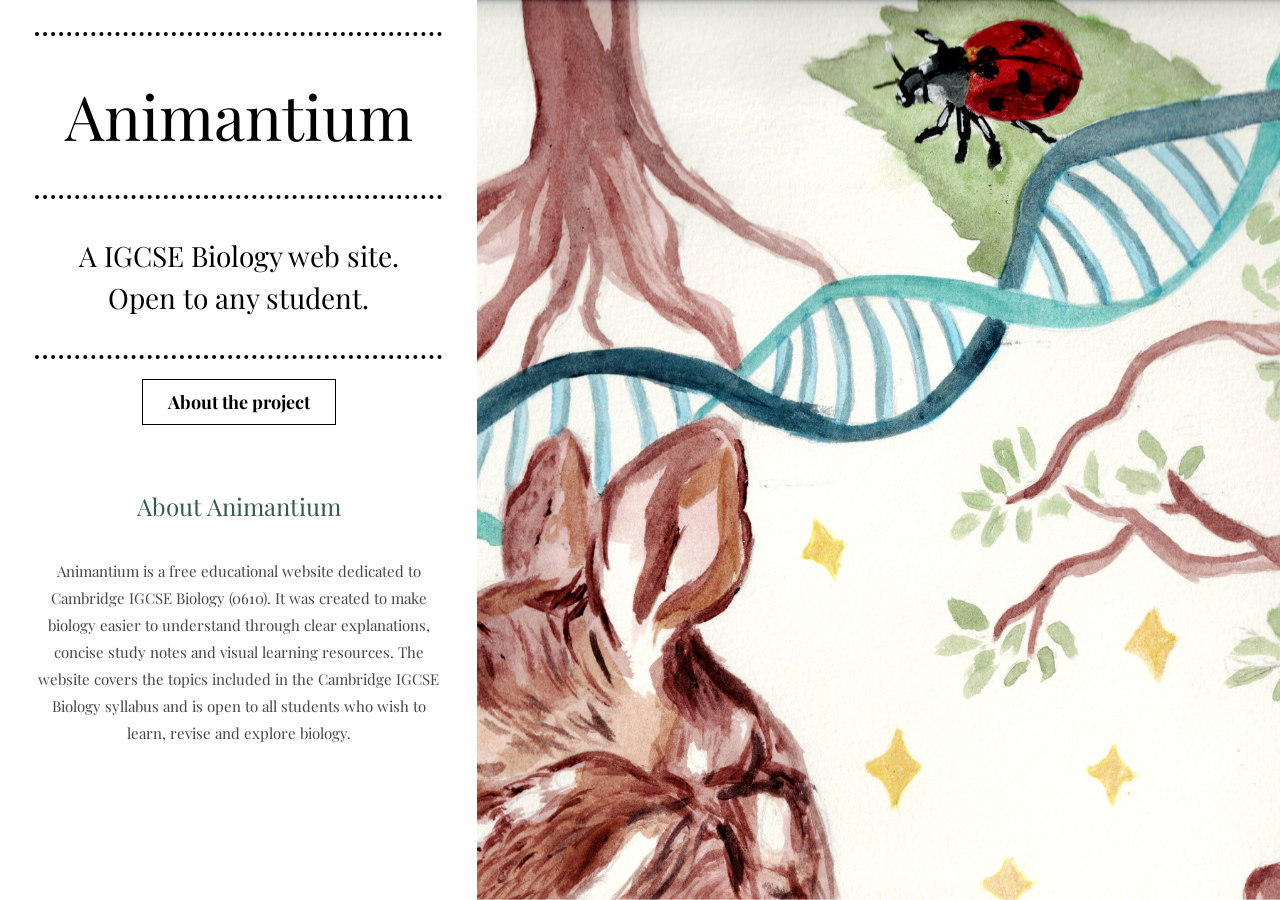
<file: index.html>
<!DOCTYPE html>
<html lang="en">

<head>
    <meta name="google-site-verification" content="gCmdJU7J3sM8Lct90R3lk_a58QdLgT3ynDeDAlMaSt8" />
    <meta charset="UTF-8">
    <meta name="viewport" content="width=device-width, initial-scale=1.0">

    <title>Animantium | Cambridge IGCSE Biology</title>

    <meta name="description" content="Animantium is a free educational platform dedicated to Cambridge IGCSE Biology (0610), created to make biology easier to understand through visual learning and concise study notes.">

    <meta name="author" content="Animantium">

    <meta property="og:title" content="Animantium | Cambridge IGCSE Biology">
    <meta property="og:description" content="A free educational website for Cambridge IGCSE Biology students.">
    <meta property="og:type" content="website">
    <meta property="og:url" content="https://sashagalletta.github.io/">

    <script type="application/ld+json">
    {
      "@context": "https://schema.org",
      "@type": "WebSite",
      "name": "Animantium",
      "alternateName": "Animantium Cambridge IGCSE Biology",
      "url": "https://sashagalletta.github.io/"
    }
    </script>

    <link rel="preconnect" href="https://fonts.googleapis.com">
    <link rel="preconnect" href="https://fonts.gstatic.com" crossorigin>
    <link href="https://fonts.googleapis.com/css2?family=Playfair+Display&display=swap" rel="stylesheet">
    <link rel="stylesheet" href="style.css">
</head>

<body>

    <main class="homepage">


        <section class="introduction">

            <div class="top-line"></div>

            <h1>Animantium</h1>

            <div class="middle-line"></div>

            <p>
                A IGCSE Biology web site.
                <br>
                Open to any student.
            </p>

            <div class="bottom-line"></div>

            <a href="about.html" class="next-button">
              About the project
            </a>
<div class="about-animantium">

    <h2>About Animantium</h2>

    <p>
        Animantium is a free educational website dedicated to
        Cambridge IGCSE Biology (0610). It was created to make
        biology easier to understand through clear explanations,
        concise study notes and visual learning resources.
        The website covers the topics included in the Cambridge
        IGCSE Biology syllabus and is open to all students who
        wish to learn, revise and explore biology.
    </p>

</div>
        </section>

        <section class="illustration">

           <img
               src="web1.jpg"
               alt="Watercolor illustration of a rabbit, a ladybug, trees and a DNA molecule"
           >

        </section>

    </main>

</body>

</html>
</file>
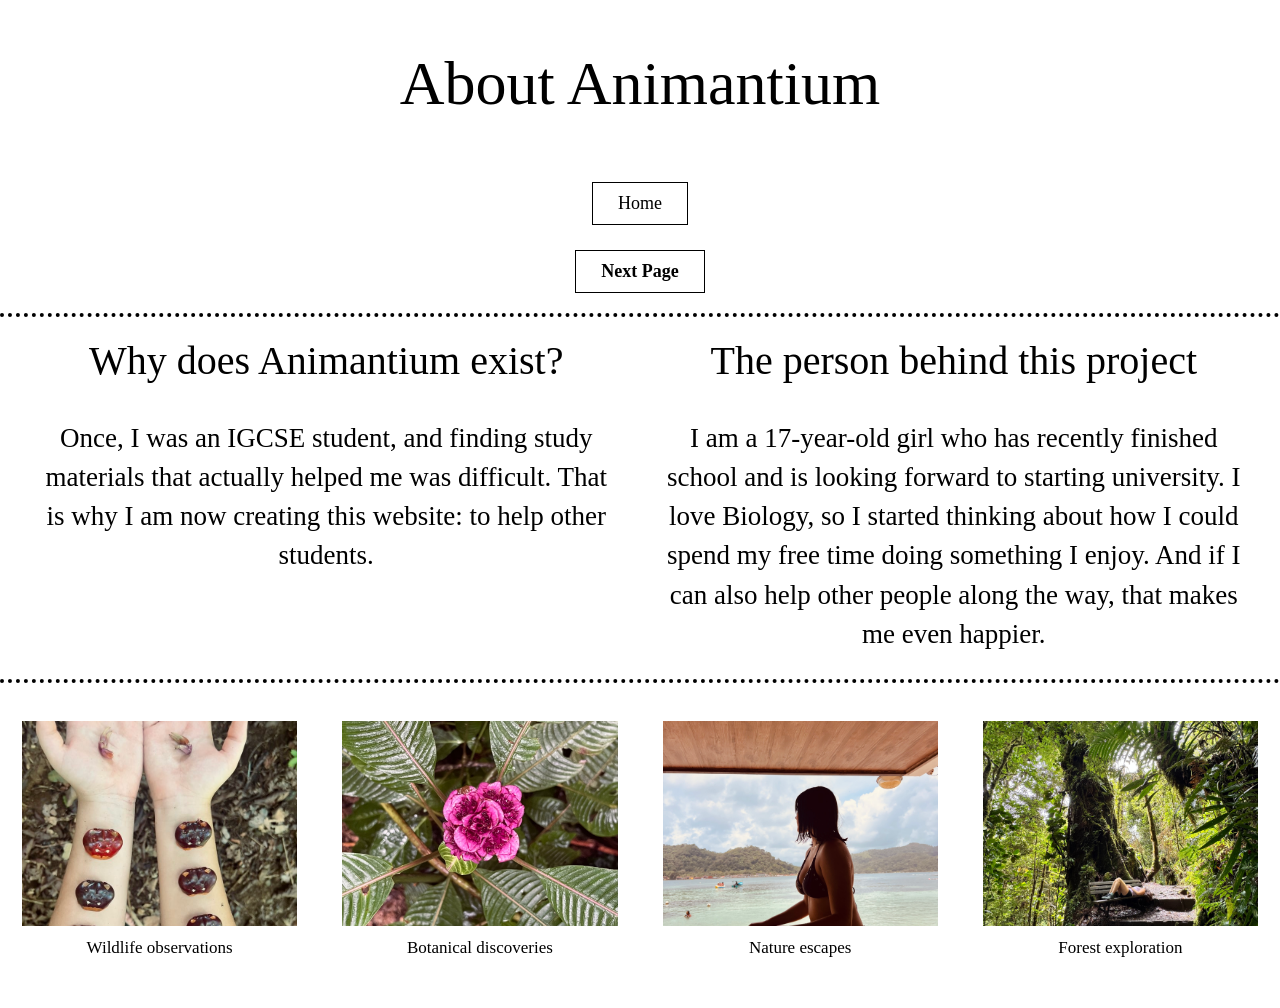
<file: about.html>
<!DOCTYPE html>
<html lang="en">

<head>
    <meta charset="UTF-8">
    <meta name="viewport" content="width=device-width, initial-scale=1.0">

    <title>About Animantium</title>

    <link rel="stylesheet" href="style.css">
</head>

<body>

    <main class="about-page">

        <h1 class="about-title">About Animantium</h1>
        <a href="index.html" class="home-button">Home</a>
        <a href="topics.html" class="next-button">Next Page</a>
        <div class="about-line"></div>

        <section class="about-columns">

            <article class="about-section">

                <h2>Why does Animantium exist?</h2>

                <p>
                    Once, I was an IGCSE student, and finding study
                    materials that actually helped me was difficult.
                    That is why I am now creating this website:
                    to help other students.
                </p>

            </article>

            <article class="about-section">

                <h2>The person behind this project</h2>

                <p>
                    I am a 17-year-old girl who has recently finished
                    school and is looking forward to starting university.
                    I love Biology, so I started thinking about how I
                    could spend my free time doing something I enjoy.
                    And if I can also help other people along the way,
                    that makes me even happier.
                </p>

            </article>

        </section>

        <div class="about-line"></div>

        <section class="photo-gallery">

            <figure>
                <img src="crabs.jpg" alt="Crabs found during a nature exploration">
                <figcaption>Wildlife observations</figcaption>
            </figure>

            <figure>
                <img src="flower.jpg" alt="Pink flower photographed in nature">
                <figcaption>Botanical discoveries</figcaption>
            </figure>

            <figure>
                <img src="sea.jpg" alt="A peaceful seaside landscape">
                <figcaption>Nature escapes</figcaption>
            </figure>

            <figure>
                <img src="forest.jpg" alt="A green forest during a nature trip">
                <figcaption>Forest exploration</figcaption>
            </figure>

        </section>

    </main>

</body>

</html>
</file>
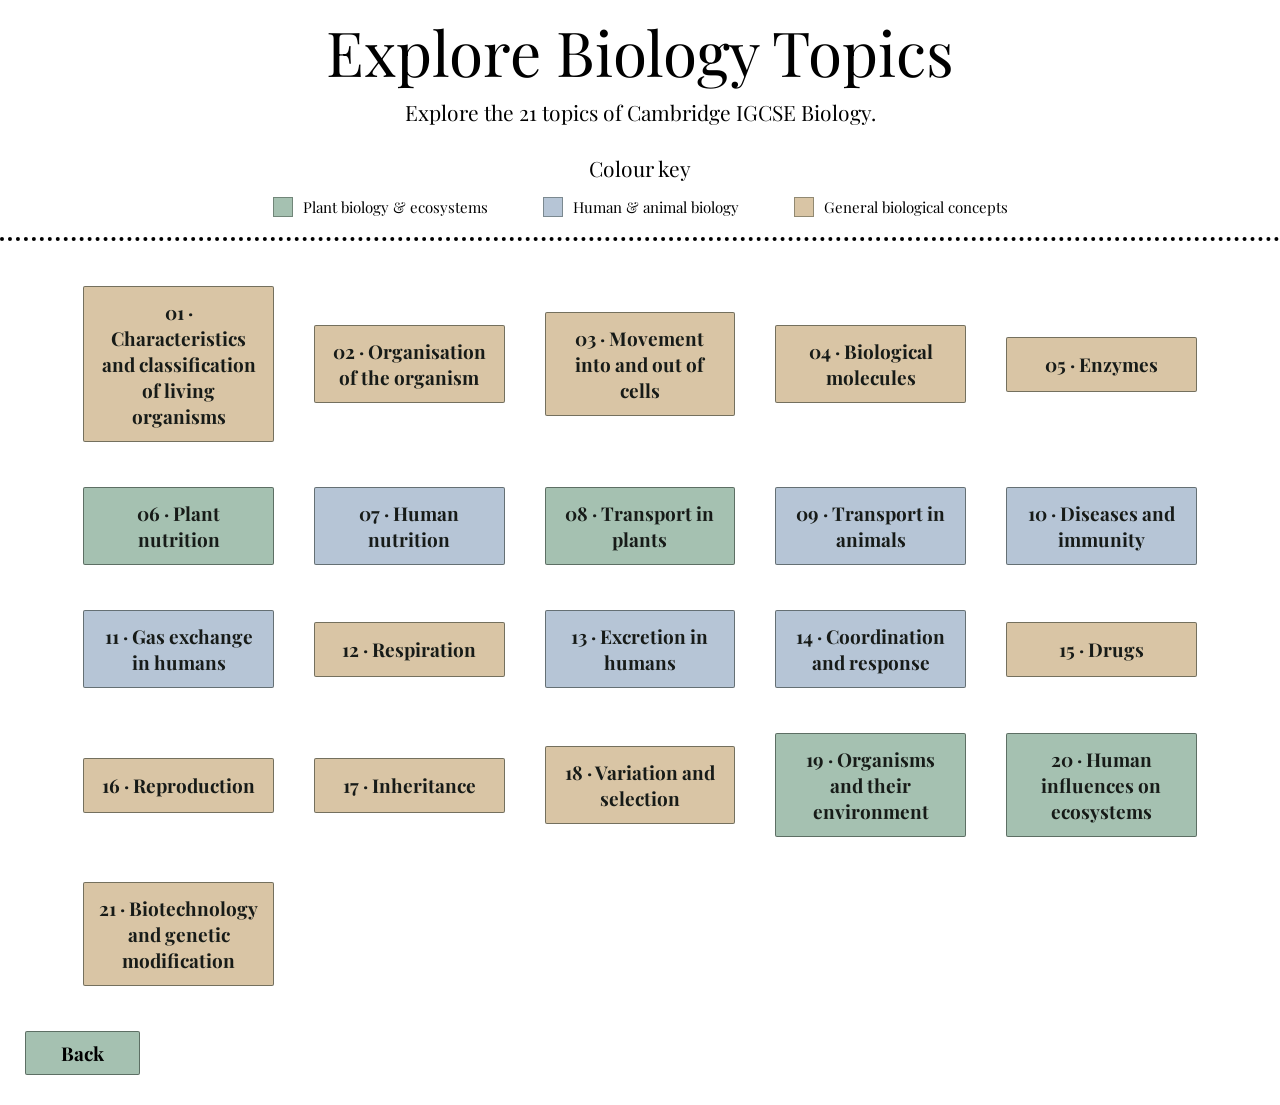
<file: topics.html>
<!DOCTYPE html>
<html lang="en">

<head>

    <meta charset="UTF-8">
    <meta name="viewport" content="width=device-width, initial-scale=1.0">

    <title>Explore Biology Topics | Animantium</title>

    <!-- Playfair Display -->
    <link rel="preconnect" href="https://fonts.googleapis.com">
    <link rel="preconnect" href="https://fonts.gstatic.com" crossorigin>

    <link href="https://fonts.googleapis.com/css2?family=Playfair+Display:wght@400;700&display=swap" rel="stylesheet">

    <!-- CSS -->
    <link rel="stylesheet" href="style.css">

</head>

<body>

    <main class="topics-page">

        <!-- TITLE -->

        <h1 class="topics-title">Explore Biology Topics</h1>

        <p class="topics-intro">
            Explore the 21 topics of Cambridge IGCSE Biology.
        </p>


        <!-- COLOUR KEY -->

        <section class="colour-key">

            <h2>Colour key</h2>

            <div class="colour-items">

                <div class="colour-item">
                    <span class="colour-swatch plant-colour"></span>
                    <p>Plant biology & ecosystems</p>
                </div>

                <div class="colour-item">
                    <span class="colour-swatch animal-colour"></span>
                    <p>Human & animal biology</p>
                </div>

                <div class="colour-item">
                    <span class="colour-swatch general-colour"></span>
                    <p>General biological concepts</p>
                </div>

            </div>

        </section>


        <!-- DECORATIVE LINE -->

        <div class="topics-line"></div>


        <!-- TOPIC BUTTONS -->

        <section class="topics-grid">

            <a href="01.html" class="topic-button general">
                01 · Characteristics and classification of living organisms
            </a>

            <a href="02.html" class="topic-button general">
                02 · Organisation of the organism
            </a>

            <a href="03.html" class="topic-button general">
                03 · Movement into and out of cells
            </a>

            <a href="04.html" class="topic-button general">
                04 · Biological molecules
            </a>

            <a href="05.html" class="topic-button general">
                05 · Enzymes
            </a>

            <a href="06.html" class="topic-button plant">
                06 · Plant nutrition
            </a>

            <a href="07.html" class="topic-button animal">
                07 · Human nutrition
            </a>

            <a href="08.html" class="topic-button plant">
                08 · Transport in plants
            </a>

            <a href="09.html" class="topic-button animal">
                09 · Transport in animals
            </a>

            <a href="10.html" class="topic-button animal">
                10 · Diseases and immunity
            </a>

            <a href="11.html" class="topic-button animal">
                11 · Gas exchange in humans
            </a>

            <a href="12.html" class="topic-button general">
                12 · Respiration
            </a>

            <a href="13.html" class="topic-button animal">
                13 · Excretion in humans
            </a>

            <a href="14.html" class="topic-button animal">
                14 · Coordination and response
            </a>

            <a href="15.html" class="topic-button general">
                15 · Drugs
            </a>

            <a href="16.html" class="topic-button general">
                16 · Reproduction
            </a>

            <a href="17.html" class="topic-button general">
                17 · Inheritance
            </a>

            <a href="18.html" class="topic-button general">
                18 · Variation and selection
            </a>

            <a href="19.html" class="topic-button plant">
                19 · Organisms and their environment
            </a>

            <a href="20.html" class="topic-button plant">
                20 · Human influences on ecosystems
            </a>

            <a href="21.html" class="topic-button general">
                21 · Biotechnology and genetic modification
            </a>

        </section>


        <!-- BACK BUTTON -->

        <a href="about.html" class="back-button">
            Back
        </a>

    </main>

</body>

</html>
</file>
<file: style.css>
/* GENERAL */

* {
    margin: 0;
    padding: 0;
    box-sizing: border-box;
}

body {
    font-family: 'Playfair Display', serif;
}


/* MAIN PAGE */

.homepage {
    display: flex;
    width: 100%;
    min-height: 100vh;
}


/* LEFT SECTION */

.introduction {
    width: 37.3%;
    background-color: white;

    display: flex;
    flex-direction: column;
    align-items: center;

    padding: 32px 35px;
}


/* DECORATIVE LINES */

.top-line,
.middle-line,
.bottom-line {
    width: 100%;
    border-top: 4px dotted black;
}


/* TITLE */

h1 {
    font-family: 'Playfair Display', serif;
    font-size: 62px;
    font-weight: normal;

    margin: 38px 0;
    text-align: center;
}


/* DESCRIPTION */

.introduction p {
    font-size: 28px;
    line-height: 1.5;

    text-align: center;
    margin: 36px 0;
}


/* BUTTON */

.next-button {
    margin-top: 150px;

    padding: 12px 25px;

    border: 3px solid #252D70;

    color: black;
    text-decoration: none;

    font-family: 'Playfair Display', serif;
    font-size: 19px;
    font-weight: bold;
}


/* RIGHT SECTION */

.illustration {
    width: 62.7%;
    min-height: 100vh;
}

.illustration img {
    width: 100%;
    height: 100vh;

    object-fit: cover;
    display: block;
}

/* ABOUT PAGE */

.about-page {
    width: 100%;
    padding: 0 0 35px;
    background-color: white;
}


/* PAGE TITLE */

.about-title {
    font-family: 'Playfair Display', serif;
    font-size: 62px;
    font-weight: normal;
    text-align: center;

    padding: 10px 20px 25px;
}


/* DOTTED LINES */

.about-line {
    width: 100%;
    border-top: 4px dotted black;
}


/* TEXT COLUMNS */

.about-columns {
    display: flex;
    justify-content: space-between;
    gap: 45px;

    padding: 20px 35px 25px;
}

.about-section {
    width: 50%;
    text-align: center;
}

.about-section h2 {
    font-family: 'Playfair Display', serif;
    font-size: 40px;
    font-weight: normal;

    margin-bottom: 35px;
}

.about-section p {
    font-family: 'Playfair Display', serif;
    font-size: 27px;
    line-height: 1.45;
}


/* PHOTO GALLERY */

.photo-gallery {
    display: grid;
    grid-template-columns: repeat(4, 1fr);
    gap: 45px;

    padding: 38px 22px 15px;
}

.photo-gallery figure {
    margin: 0;
    text-align: center;
}

.photo-gallery img {
    width: 100%;
    height: 205px;

    object-fit: cover;
    display: block;
}

.photo-gallery figcaption {
    font-family: 'Playfair Display', serif;
    font-size: 17px;

    margin-top: 12px;
}
/* HOME BUTTON */

.home-button {
    display: block;
    width: fit-content;
    margin: 0 auto 25px;
    padding: 10px 25px;

    font-family: 'Playfair Display', serif;
    font-size: 18px;

    color: black;
    text-decoration: none;

    border: 1px solid black;
    transition: background-color 0.3s;
}

.home-button:hover {
    background-color: black;
    color: white;
}

/* TOPICS PAGE */

.topics-page {
    width: 100%;
    background-color: white;
    padding-bottom: 30px;
}

/* TITLE */

.topics-title {
    font-family: 'Playfair Display', serif;
    font-size: 62px;
    font-weight: normal;
    text-align: center;
    margin: 0;
    padding: 10px 0 20px;
}

/* DOTTED LINE */

.topics-line {
    width: 100%;
    border-top: 4px dotted black;
}

/* TOPIC BUTTONS */

.topics-grid {
    display: grid;
    grid-template-columns: repeat(5, 1fr);
    gap: 45px 40px;
    padding: 45px 6.5%;
    align-items: center;
}

.topic-button {
    display: flex;
    justify-content: center;
    align-items: center;

    min-height: 55px;
    padding: 10px;

    background-color: #a5c1b1;
    border: 3px solid black;

    font-family: 'Playfair Display', serif;
    font-size: 19px;
    font-weight: bold;
    text-align: center;
    text-decoration: none;
    color: black;

    transition: background-color 0.2s;
}

.topic-button:hover {
    background-color: #8eae9c;
}

/* BACK BUTTON */

.back-button {
    display: inline-block;
    margin-left: 25px;
    padding: 8px 35px;

    background-color: #a5c1b1;
    border: 3px solid black;

    font-family: 'Playfair Display', serif;
    font-size: 19px;
    font-weight: bold;
    text-decoration: none;
    color: black;
}

.back-button:hover {
    background-color: #8eae9c;
}
.next-button {
    display: block;
    width: fit-content;
    margin: 20px auto;
    padding: 10px 25px;

    font-family: 'Playfair Display', serif;
    font-size: 18px;

    color: black;
    text-decoration: none;
    border: 1px solid black;
}

.next-button:hover {
    background-color: black;
    color: white;
}

/* =================================
   TOPICS PAGE
================================= */

.topics-page {
    width: 100%;
    background-color: white;
    padding-bottom: 30px;
}


/* TITLE */

.topics-title {
    font-family: 'Playfair Display', serif;
    font-size: 62px;
    font-weight: normal;
    text-align: center;

    margin: 0;
    padding: 10px 0 5px;
}


/* INTRODUCTION */

.topics-intro {
    font-family: 'Playfair Display', serif;
    font-size: 21px;
    text-align: center;

    margin: 0 0 18px;
}


/* =================================
   COLOUR KEY
================================= */

.colour-key {
    display: flex;
    flex-direction: column;
    align-items: center;

    padding: 10px 20px 20px;
}

.colour-key h2 {
    font-family: 'Playfair Display', serif;
    font-size: 21px;
    font-weight: normal;

    margin: 0 0 15px;
}

.colour-items {
    display: flex;
    justify-content: center;
    align-items: center;

    gap: 55px;
    flex-wrap: wrap;
}

.colour-item {
    display: flex;
    align-items: center;

    gap: 10px;
}

.colour-item p {
    font-family: 'Playfair Display', serif;
    font-size: 15px;

    margin: 0;
}


/* COLOUR SQUARES */

.colour-swatch {
    width: 20px;
    height: 20px;

    display: inline-block;

    border: 1px solid rgba(35, 45, 38, 0.4);
}

.plant-colour {
    background-color: #A5C1B1;
}

.animal-colour {
    background-color: #B6C5D6;
}

.general-colour {
    background-color: #D9C5A5;
}


/* =================================
   DECORATIVE LINE
================================= */

.topics-line {
    width: 100%;
    border-top: 4px dotted black;
}


/* =================================
   TOPIC GRID
================================= */

.topics-grid {
    display: grid;

    grid-template-columns: repeat(5, 1fr);

    gap: 45px 40px;

    padding: 45px 6.5%;

    align-items: center;
}


/* =================================
   TOPIC BUTTONS
================================= */

.topic-button {
    display: flex;
    justify-content: center;
    align-items: center;

    min-height: 55px;
    padding: 12px;

    border: 1px solid rgba(35, 45, 38, 0.55);
    border-radius: 2px;

    font-family: 'Playfair Display', serif;
    font-size: 19px;
    font-weight: 700;

    text-align: center;
    text-decoration: none;

    color: #171b18;

    transition:
        background-color 0.3s ease,
        color 0.3s ease,
        transform 0.3s ease,
        box-shadow 0.3s ease;
}


/* GENERAL TOPICS */

.topic-button.general {
    background-color: #D9C5A5;
}


/* PLANT AND ECOSYSTEM TOPICS */

.topic-button.plant {
    background-color: #A5C1B1;
}


/* HUMAN AND ANIMAL TOPICS */

.topic-button.animal {
    background-color: #B6C5D6;
}


/* HOVER EFFECT */

.topic-button:hover {
    background-color: #354D40;
    color: white;

    transform: translateY(-3px);

    box-shadow: 0 5px 12px rgba(0, 0, 0, 0.12);
}


/* KEYBOARD ACCESSIBILITY */

.topic-button:focus-visible {
    outline: 2px solid #354D40;
    outline-offset: 4px;
}


/* =================================
   BACK BUTTON
================================= */

.back-button {
    display: inline-block;

    margin-left: 25px;
    padding: 8px 35px;

    background-color: #A5C1B1;

    border: 1px solid rgba(35, 45, 38, 0.55);
    border-radius: 2px;

    font-family: 'Playfair Display', serif;
    font-size: 19px;
    font-weight: 700;

    text-decoration: none;
    color: black;

    transition:
        background-color 0.3s ease,
        color 0.3s ease;
}

.back-button:hover {
    background-color: #354D40;
    color: white;
}

.about-animantium {
    width: 100%;
    max-width: 650px;
    margin: 45px auto 0;
    text-align: center;
    box-sizing: border-box;
}

.about-animantium h2 {
    font-family: 'Playfair Display', serif;
    font-size: 24px;
    font-weight: normal;
    margin-bottom: 15px;
    color: #355B4C;
}

.about-animantium p {
    font-family: 'Playfair Display', serif;
    font-size: 15px;
    line-height: 1.8;
    color: #444;
}

/* =========================================
   TOPIC 2 - GENERAL DESIGN
========================================= */

.topic2-page {
    width: 100%;
    background-color: #ffffff;
    color: #252d28;
    padding: 0 0 40px;
    font-family: 'Playfair Display', serif;
}

.topic2-page * {
    box-sizing: border-box;
}

.topic2-header {
    padding: 15px 4% 0;
    text-align: center;
}

.topic2-header h1 {
    font-size: 38px;
    font-weight: normal;
    margin: 10px 0 18px;
}

.topic2-divider {
    width: 100%;
    border-top: 3px dotted #355B4C;
}

.topic2-navigation {
    display: flex;
    justify-content: space-between;
    padding: 12px 0;
}

.topic2-navigation a {
    color: #355B4C;
    text-decoration: none;
    font-size: 15px;
}

.topic2-navigation a:hover {
    text-decoration: underline;
}


/* =========================================
   SECTIONS AND HEADINGS
========================================= */

.topic2-section {
    padding: 28px 5%;
}

.topic2-heading {
    display: table;
    max-width: 100%;
    padding: 9px 24px;
    margin: 10px 0 22px;

    background-color: #A8C5B2;
    color: #243B30;

    border-radius: 30px;

    font-size: 23px;
    font-weight: normal;
}

.topic2-subheading {
    color: #355B4C;
    font-size: 22px;
    font-weight: normal;
    margin: 30px 0 14px;
}

.topic2-intro,
.topic2-description {
    font-size: 16px;
    line-height: 1.8;
    margin: 12px 0 18px;
}

.topic2-list {
    padding-left: 25px;
    margin: 12px 0 22px;
    font-size: 15px;
    line-height: 1.8;
}

.topic2-list li {
    padding-left: 4px;
    margin-bottom: 7px;
}

.topic2-note {
    background-color: #E8F0EA;
    border-left: 4px solid #355B4C;
    border-radius: 5px;

    padding: 14px 18px;
    margin: 22px 0;

    font-size: 14px;
    line-height: 1.7;
}


/* =========================================
   TABLES
========================================= */

.topic2-table-wrapper {
    width: 100%;
    overflow-x: auto;
    margin: 22px 0 30px;
}

.topic2-table {
    width: 100%;
    border-collapse: collapse;
    table-layout: fixed;

    font-family: 'Playfair Display', serif;
    font-size: 14px;
    line-height: 1.6;
}

.topic2-table th,
.topic2-table td {
    border: 1px solid #AAB7AD;
    padding: 14px 16px;
    text-align: left;
    vertical-align: middle;
}

.topic2-table thead th {
    background-color: #E8F0EA;
    color: #284536;
    font-weight: bold;
    text-align: center;
}

.topic2-table tbody th {
    background-color: #F3F6F2;
    font-weight: bold;
}

.comparison-table th:first-child {
    width: 19%;
}

.comparison-table th:nth-child(2),
.comparison-table th:nth-child(3) {
    width: 40.5%;
}

.bacterial-table th {
    width: 25%;
}

.bacterial-table td {
    width: 75%;
}

.specialised-table th {
    width: 25%;
}

.specialised-table td {
    width: 75%;
}

.specialised-table ul {
    padding-left: 22px;
    margin-top: 10px;
}

.organisation-table th:first-child {
    width: 19%;
}

.organisation-table th:nth-child(2) {
    width: 56%;
}

.organisation-table th:nth-child(3) {
    width: 25%;
}


/* =========================================
   SECONDARY HEADINGS
========================================= */

.secondary-heading {
    margin-top: 48px;
    background-color: #A8C5B2;
}


/* =========================================
   CELL IMAGES
========================================= */

.topic2-image-grid {
    display: grid;
    grid-template-columns: repeat(3, minmax(0, 1fr));
    gap: 28px;
    margin: 28px 0 45px;
}

.topic2-figure {
    margin: 0;
    text-align: center;
}

.topic2-figure img {
    display: block;
    width: 100%;
    height: 260px;
    object-fit: contain;

    background-color: #F7F8F5;
    border: 1px solid #E0E7E0;
    border-radius: 5px;
}

.topic2-figure figcaption {
    font-size: 16px;
    color: #355B4C;
    margin-top: 12px;
}

.diagram-grid .topic2-figure img {
    height: 300px;
    padding: 12px;
    background-color: #ffffff;
}


/* =========================================
   CELL DIVISION
========================================= */

.topic2-subsection {
    display: grid;
    grid-template-columns: 1fr 0.8fr;
    align-items: center;
    gap: 45px;

    margin: 25px 0 40px;
}

.topic2-text-block .topic2-subheading {
    margin-top: 0;
}

.division-figure {
    max-width: 420px;
    width: 100%;
    margin: 0 auto;
}

.division-figure img {
    height: 260px;
    object-fit: contain;
}


/* =========================================
   SIZE OF SPECIMENS - 2.2
========================================= */

.size-section {
    margin-top: 25px;
    background-color: #FAFBF9;
    border-top: 3px dotted #355B4C;
}

.size-section .topic2-heading {
    background-color: #A8C5B2;
}

.size-content {
    display: grid;
    grid-template-columns: repeat(2, minmax(0, 1fr));
    gap: 35px;
    align-items: start;
}

.size-block {
    padding: 22px;
    background-color: #ffffff;
    border: 1px solid #E0E7E0;
    border-radius: 8px;

    font-size: 15px;
    line-height: 1.8;
}

.size-block > p {
    margin: 14px 0;
}

.size-block .topic2-subheading {
    margin-top: 0;
}

.formula-card {
    display: flex;
    flex-direction: column;
    align-items: center;
    gap: 12px;

    background-color: #E8F0EA;
    border-radius: 8px;

    padding: 22px;
    margin: 20px 0;

    text-align: center;
}

.formula-label {
    font-size: 14px;
    color: #355B4C;
}

.formula-card strong {
    font-size: 19px;
    color: #284536;
}

.formula-list {
    background-color: #F3E6D5;
}

.formula-list span {
    font-size: 18px;
    color: #49382C;
}

.example-card {
    background-color: #F3F6F2;
    border-left: 4px solid #A8C5B2;
    border-radius: 5px;

    padding: 18px;
    margin: 20px 0;
}

.example-card strong {
    color: #355B4C;
}

.example-card p {
    margin: 10px 0;
}

.calculation {
    text-align: center;
    font-size: 19px;
    font-weight: bold;
    color: #355B4C;
    margin: 15px 0;
}

.topic2-reminder {
    background-color: #F8EFC1;
    border-radius: 8px;
    padding: 18px;
    margin-top: 20px;
    text-align: center;
    font-size: 14px;
    line-height: 1.7;
}

.unit-card {
    display: flex;
    flex-direction: column;
    align-items: center;
    gap: 12px;

    background-color: #E8F0EA;
    padding: 20px;
    border-radius: 8px;
    margin: 20px 0;
}

.unit-card span {
    font-size: 21px;
    color: #355B4C;
}


/* =========================================
   FOOTER
========================================= */

.topic2-footer {
    padding: 20px 5%;
    text-align: center;
}

.topic2-home-button {
    display: inline-block;
    margin: 20px 10px 0;
    padding: 10px 24px;

    border: 1px solid #355B4C;
    border-radius: 3px;

    color: #355B4C;
    text-decoration: none;
    font-size: 16px;

    transition: background-color 0.2s, color 0.2s;
}

.topic2-home-button:hover {
    background-color: #355B4C;
    color: white;
}


/* =========================================
   RESPONSIVE LAYOUT
========================================= */

@media (max-width: 800px) {

    .topic2-header h1 {
        font-size: 30px;
    }

    .topic2-section {
        padding: 22px 4%;
    }

    .topic2-image-grid {
        gap: 15px;
    }

    .topic2-figure img {
        height: 200px;
    }

    .size-content {
        grid-template-columns: 1fr;
    }

    .topic2-subsection {
        grid-template-columns: 1fr;
        gap: 20px;
    }

}

@media (max-width: 550px) {

    .topic2-image-grid {
        grid-template-columns: 1fr;
    }

    .topic2-figure img,
    .diagram-grid .topic2-figure img {
        height: 260px;
    }

    .topic2-heading {
        font-size: 20px;
    }

    .topic2-table {
        min-width: 650px;
    }

    .topic2-navigation {
        font-size: 13px;
    }

}
</file>
